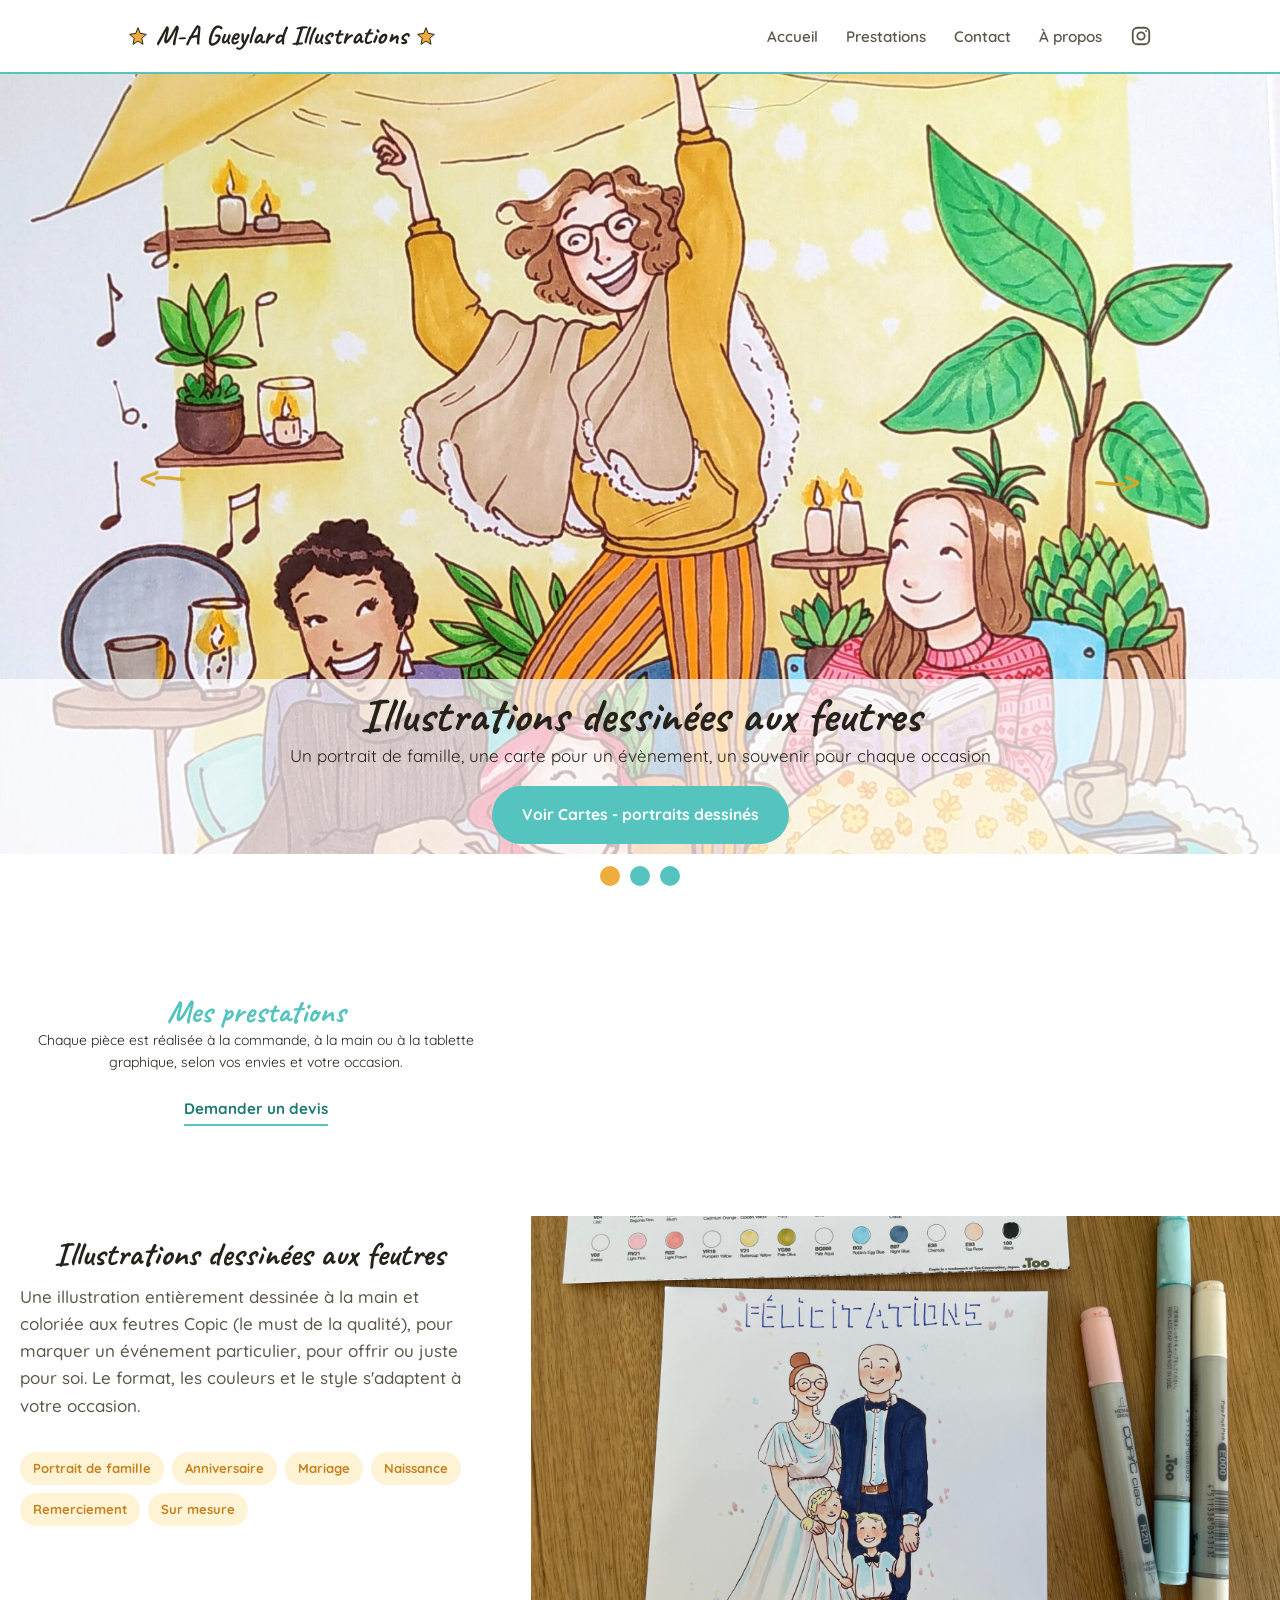
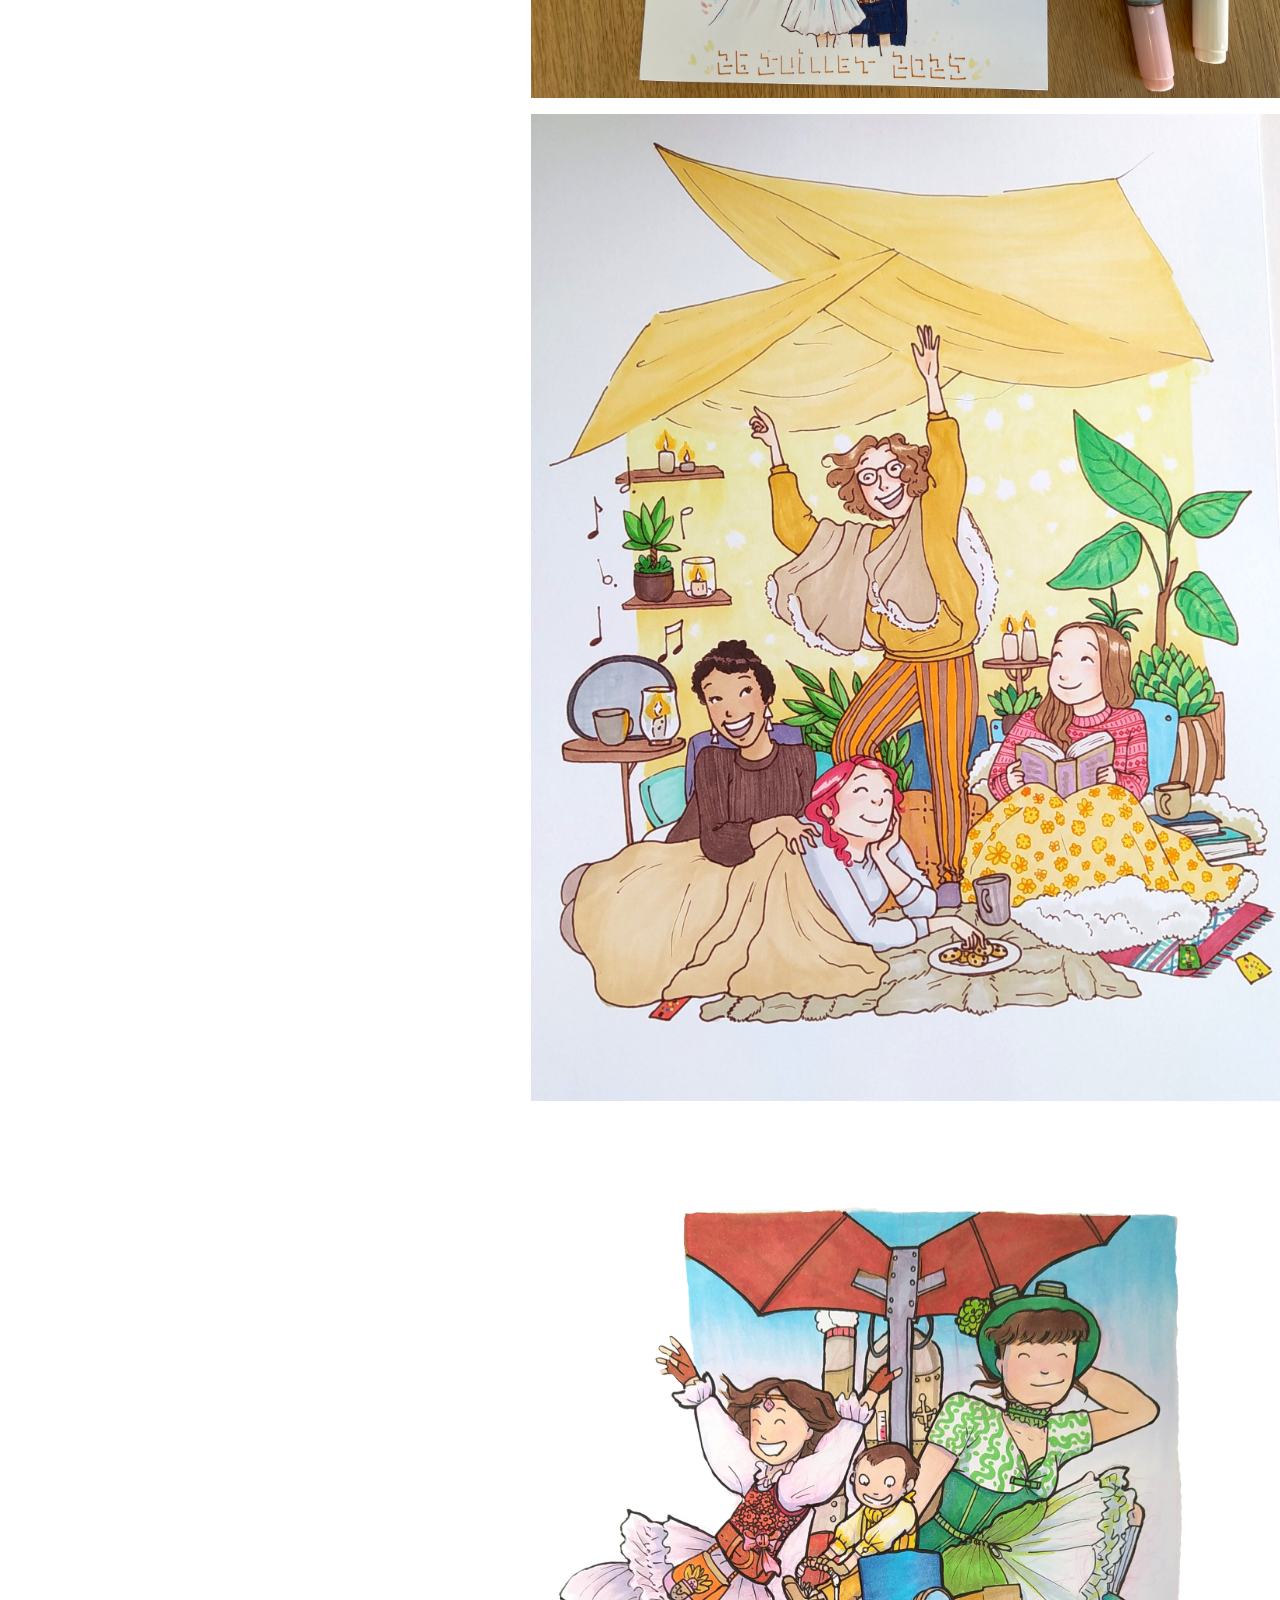
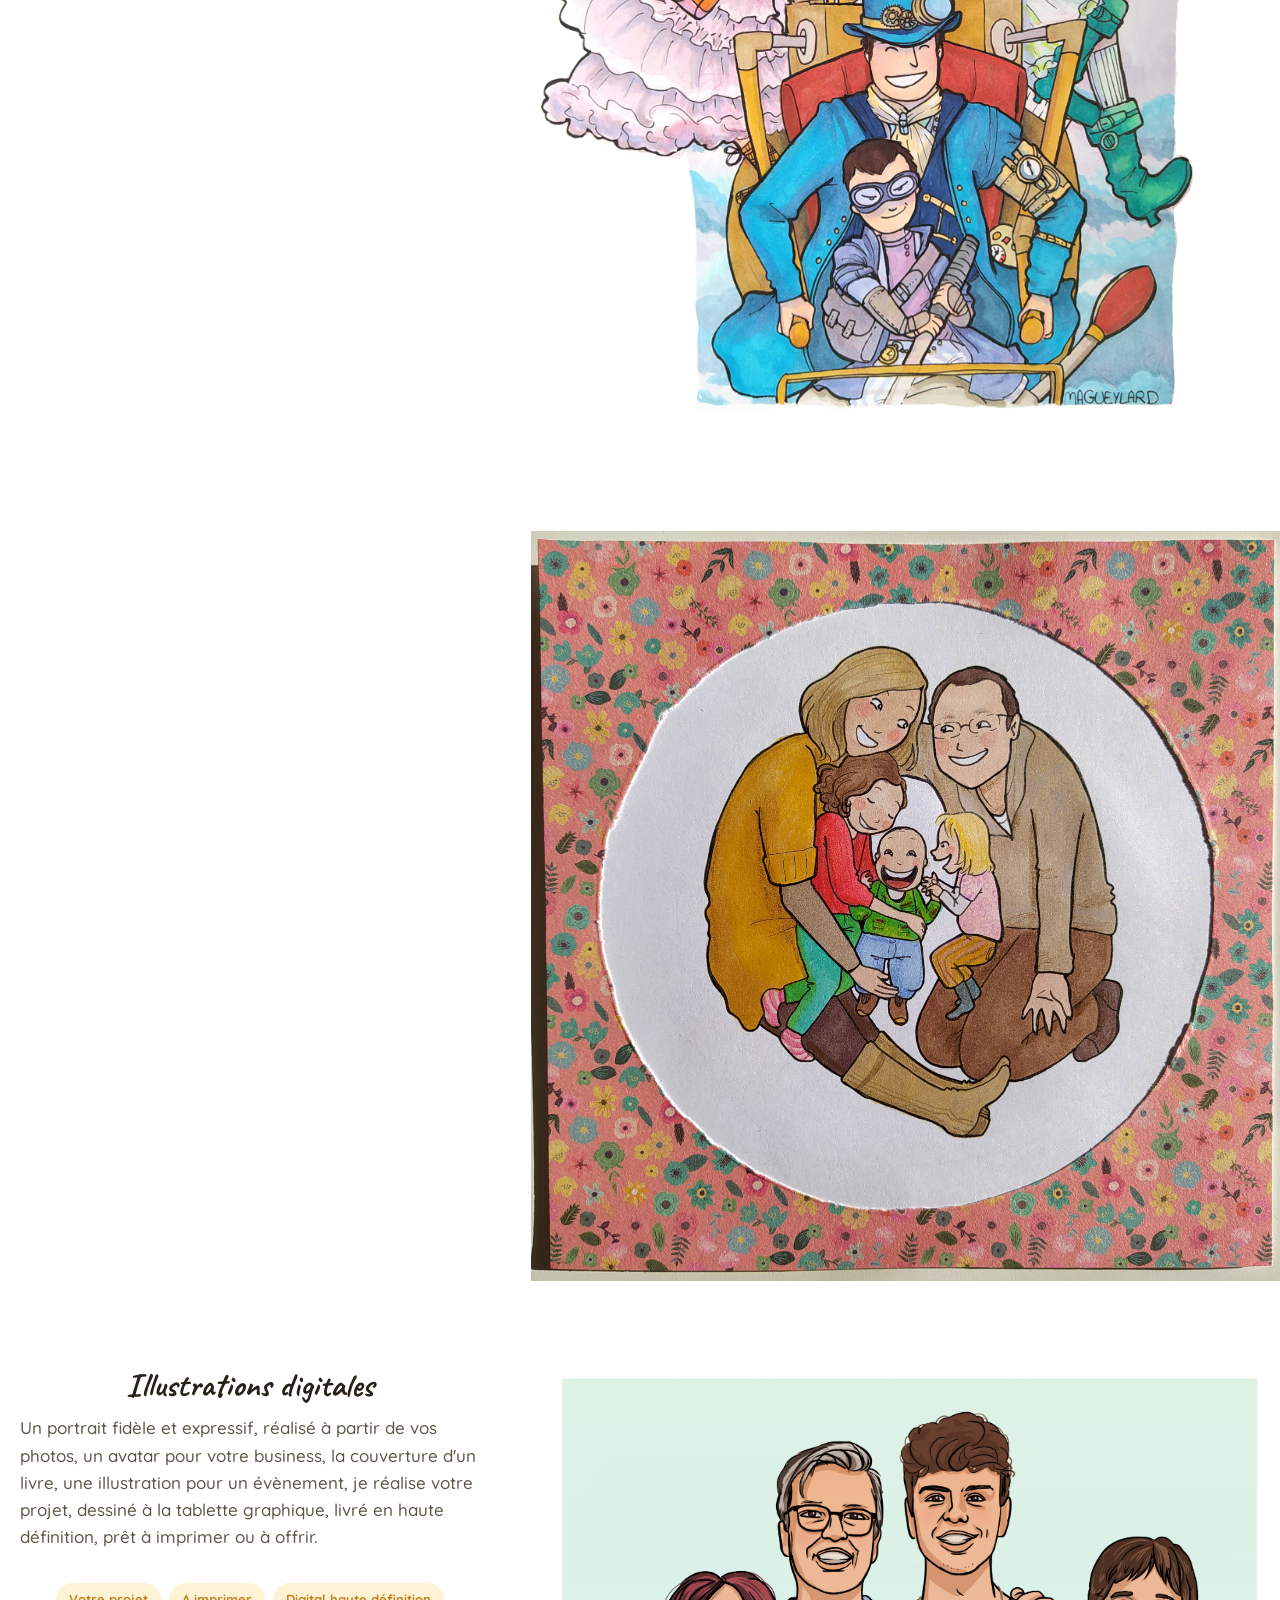
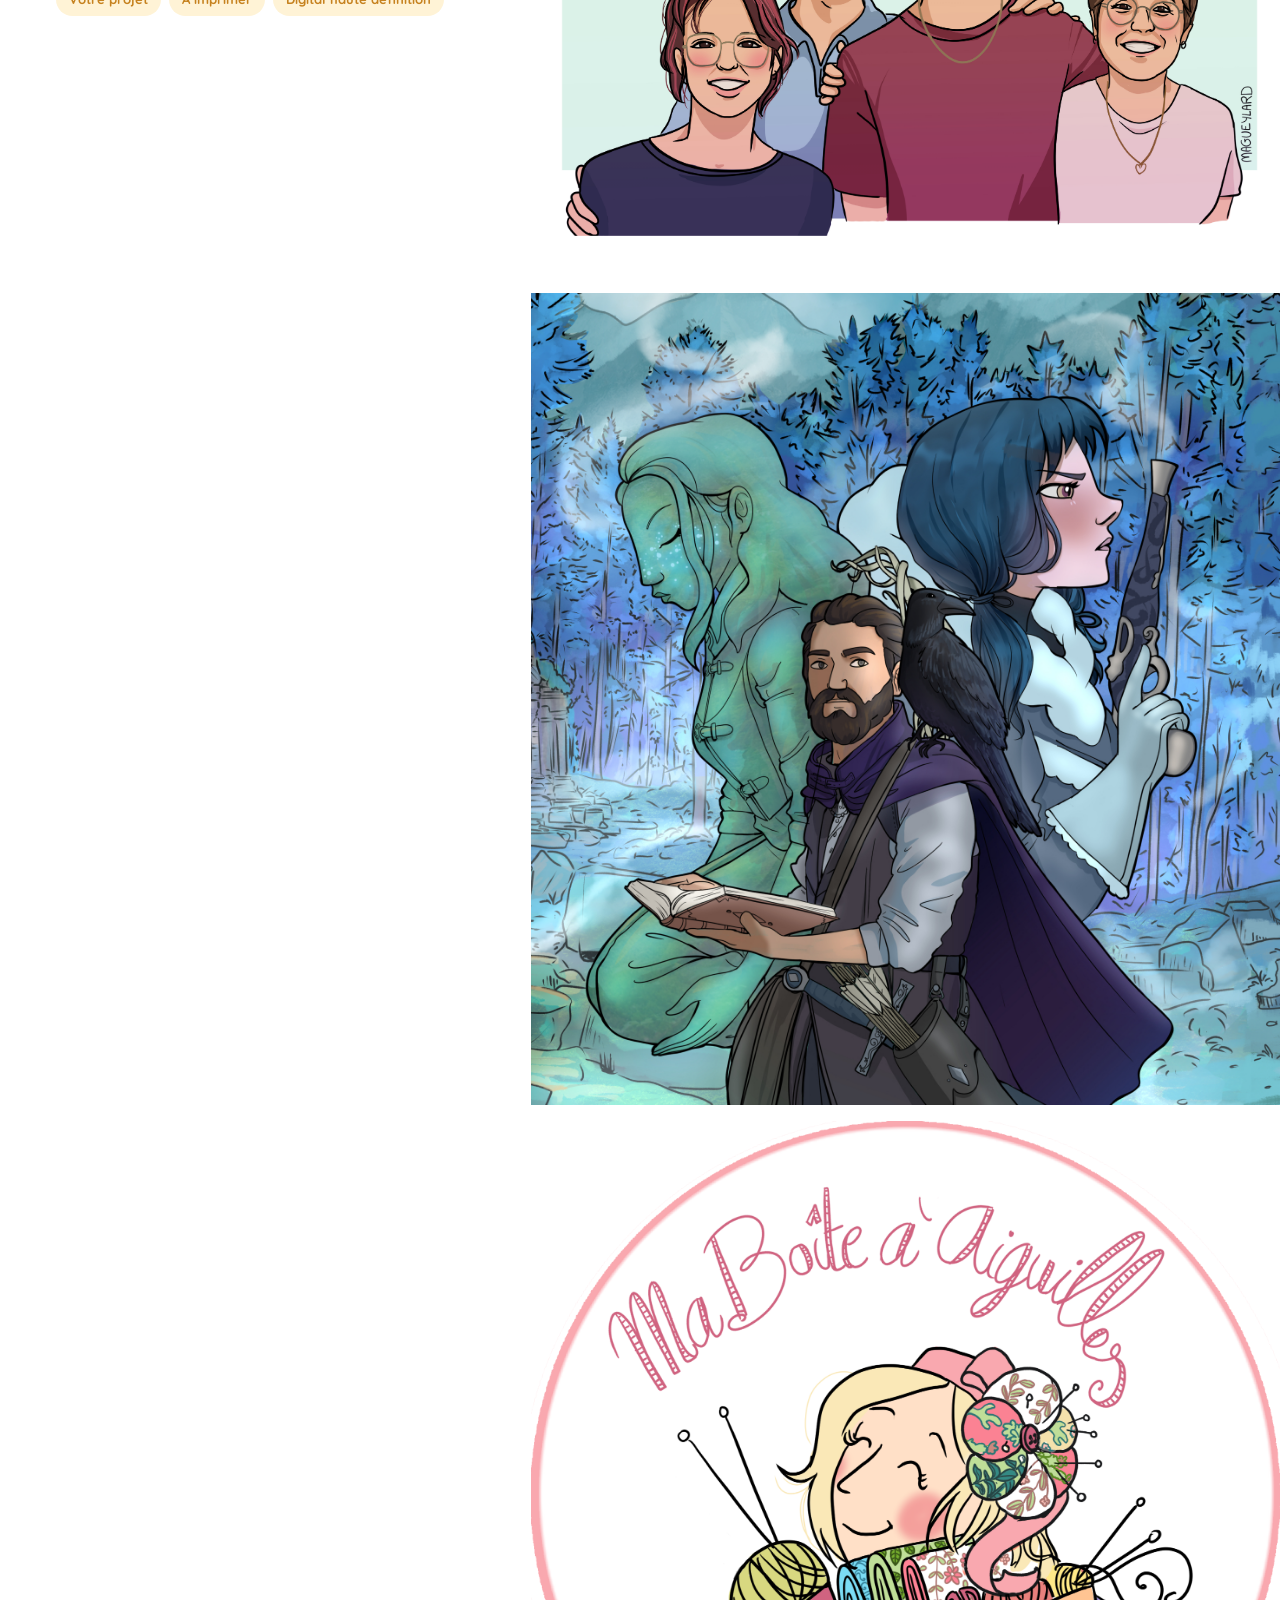
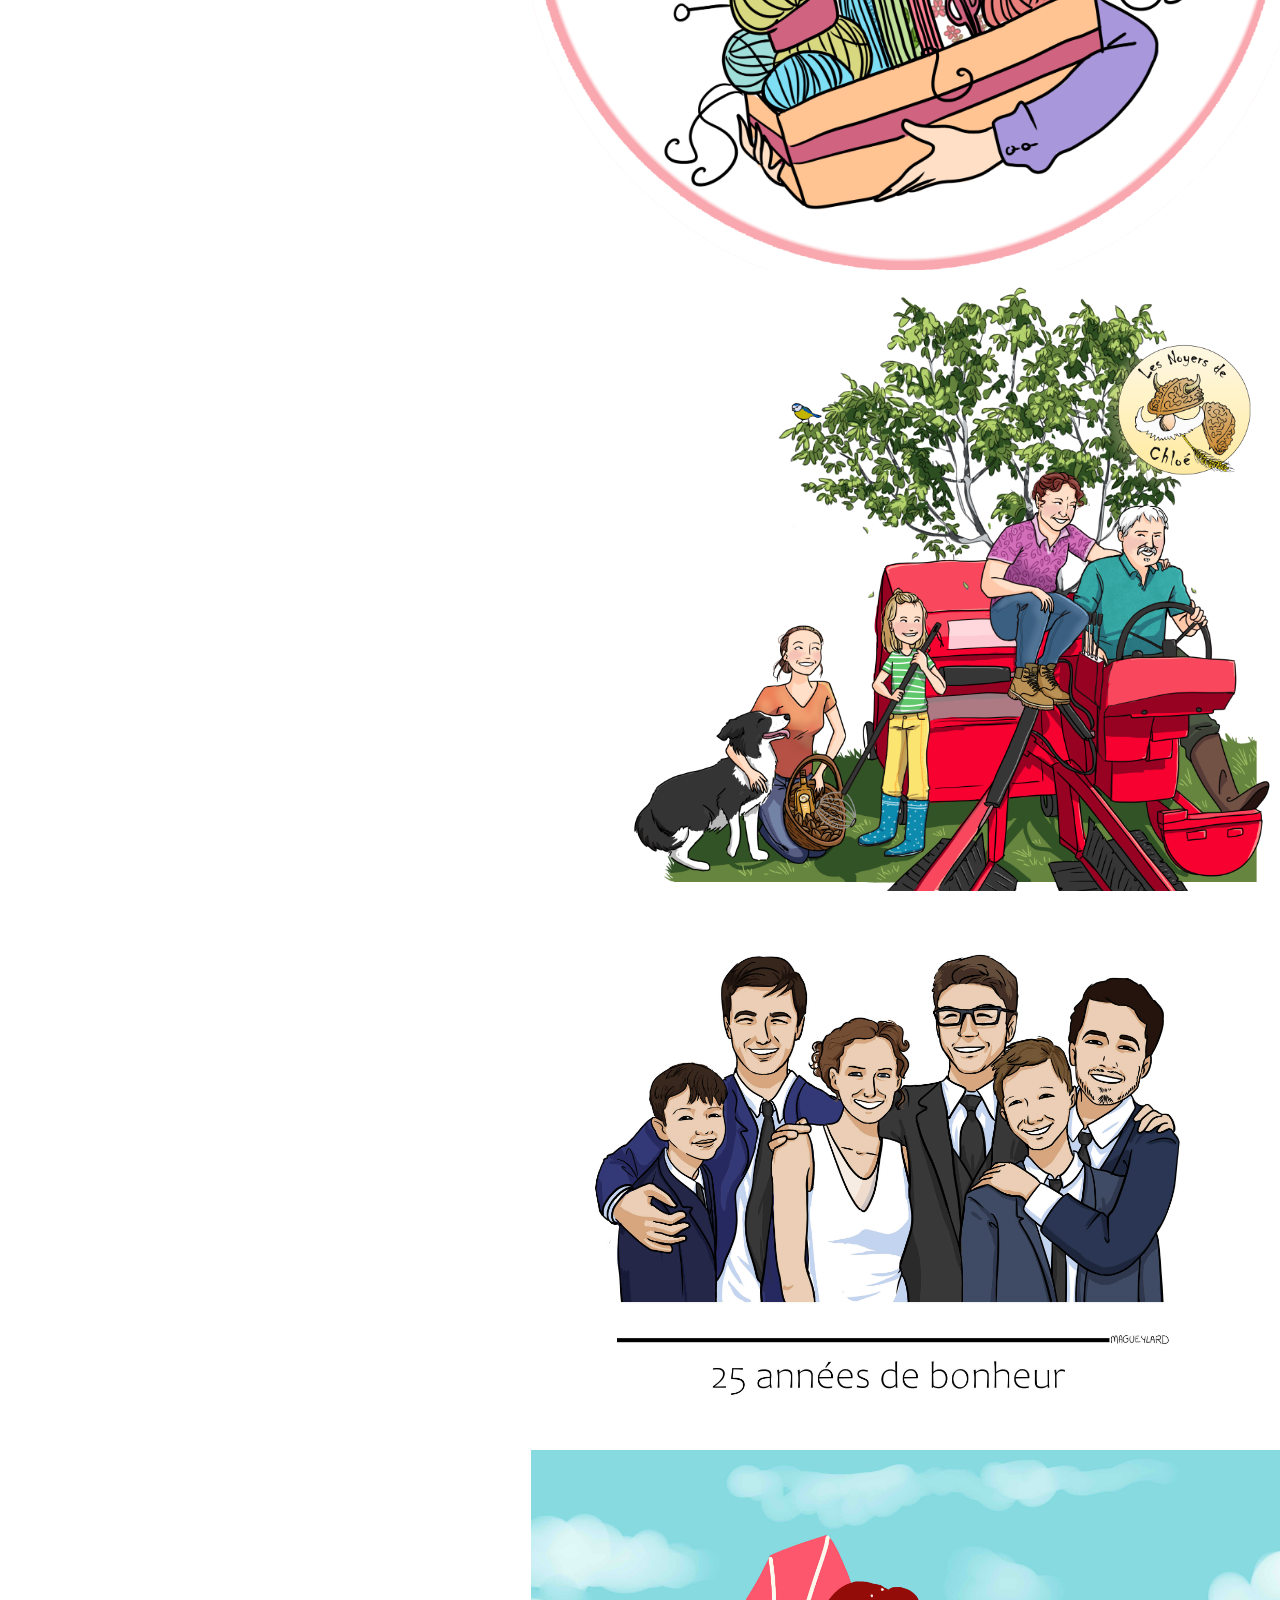
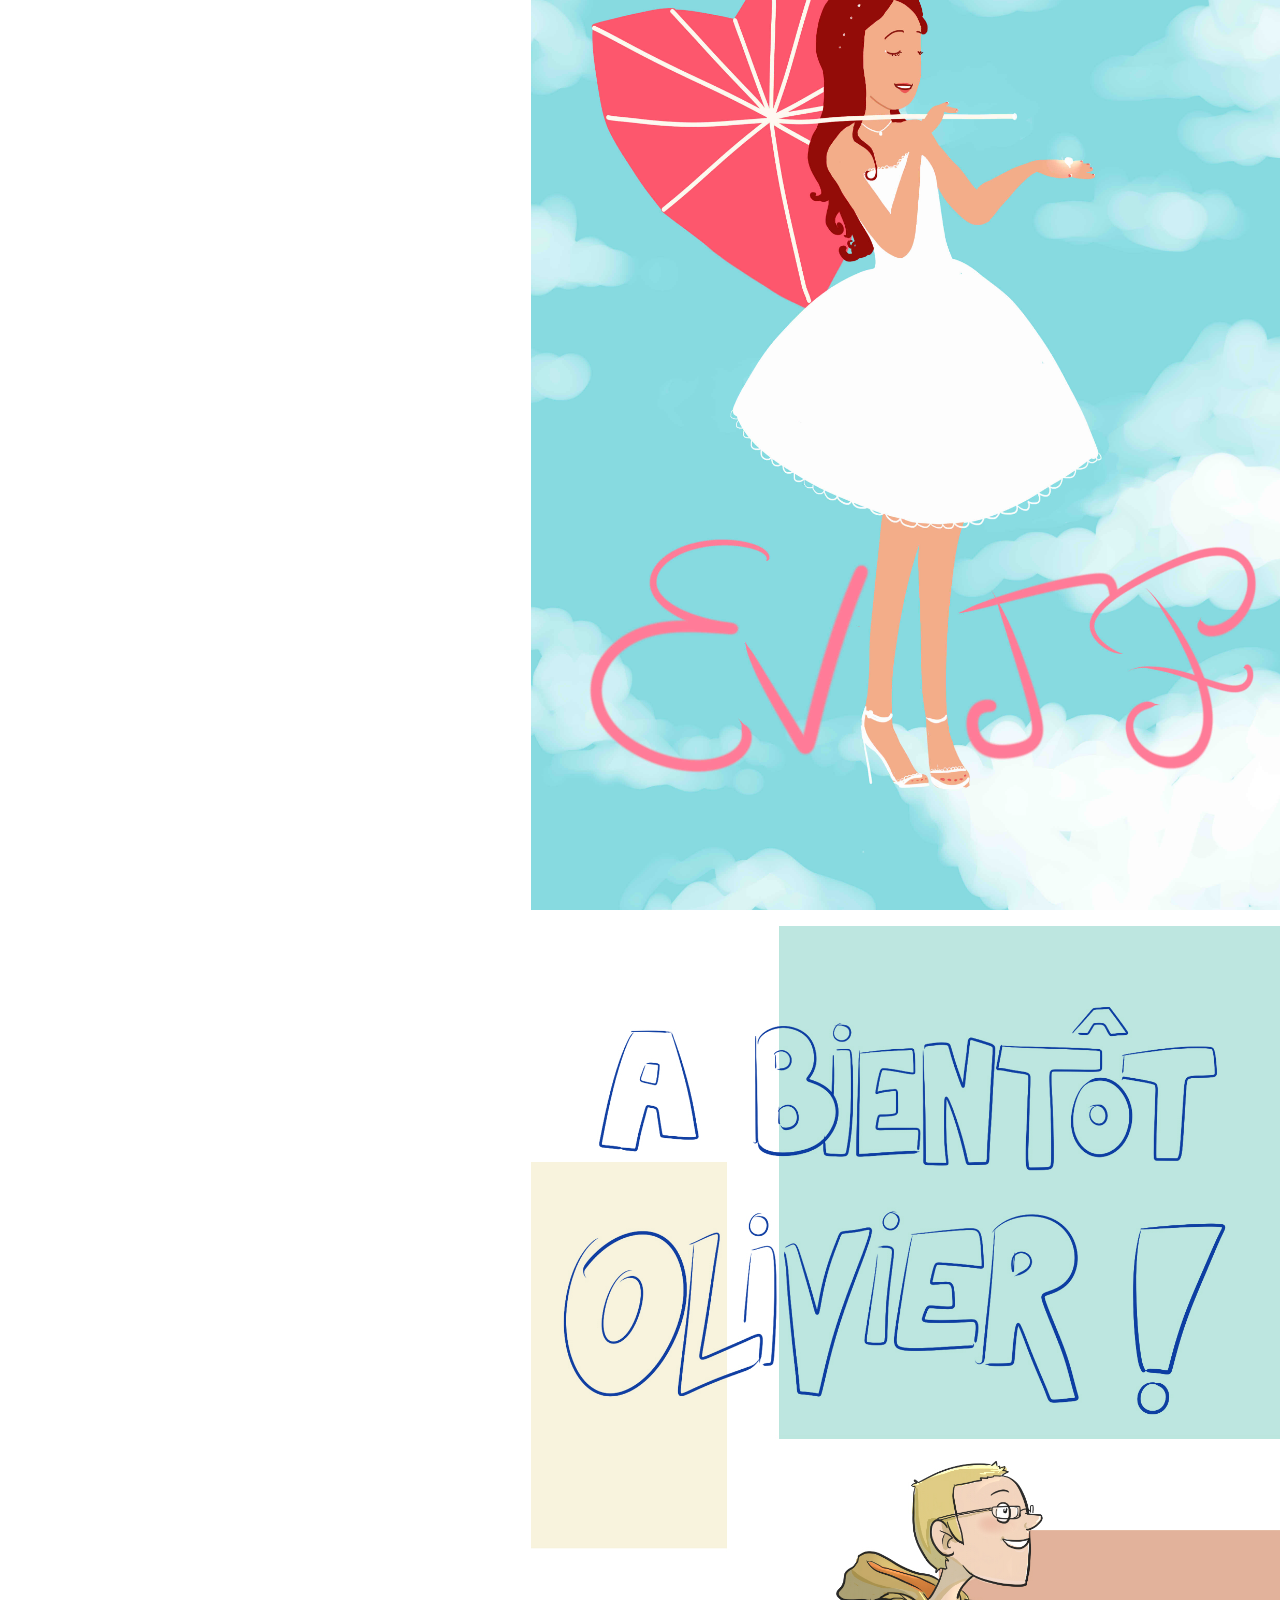
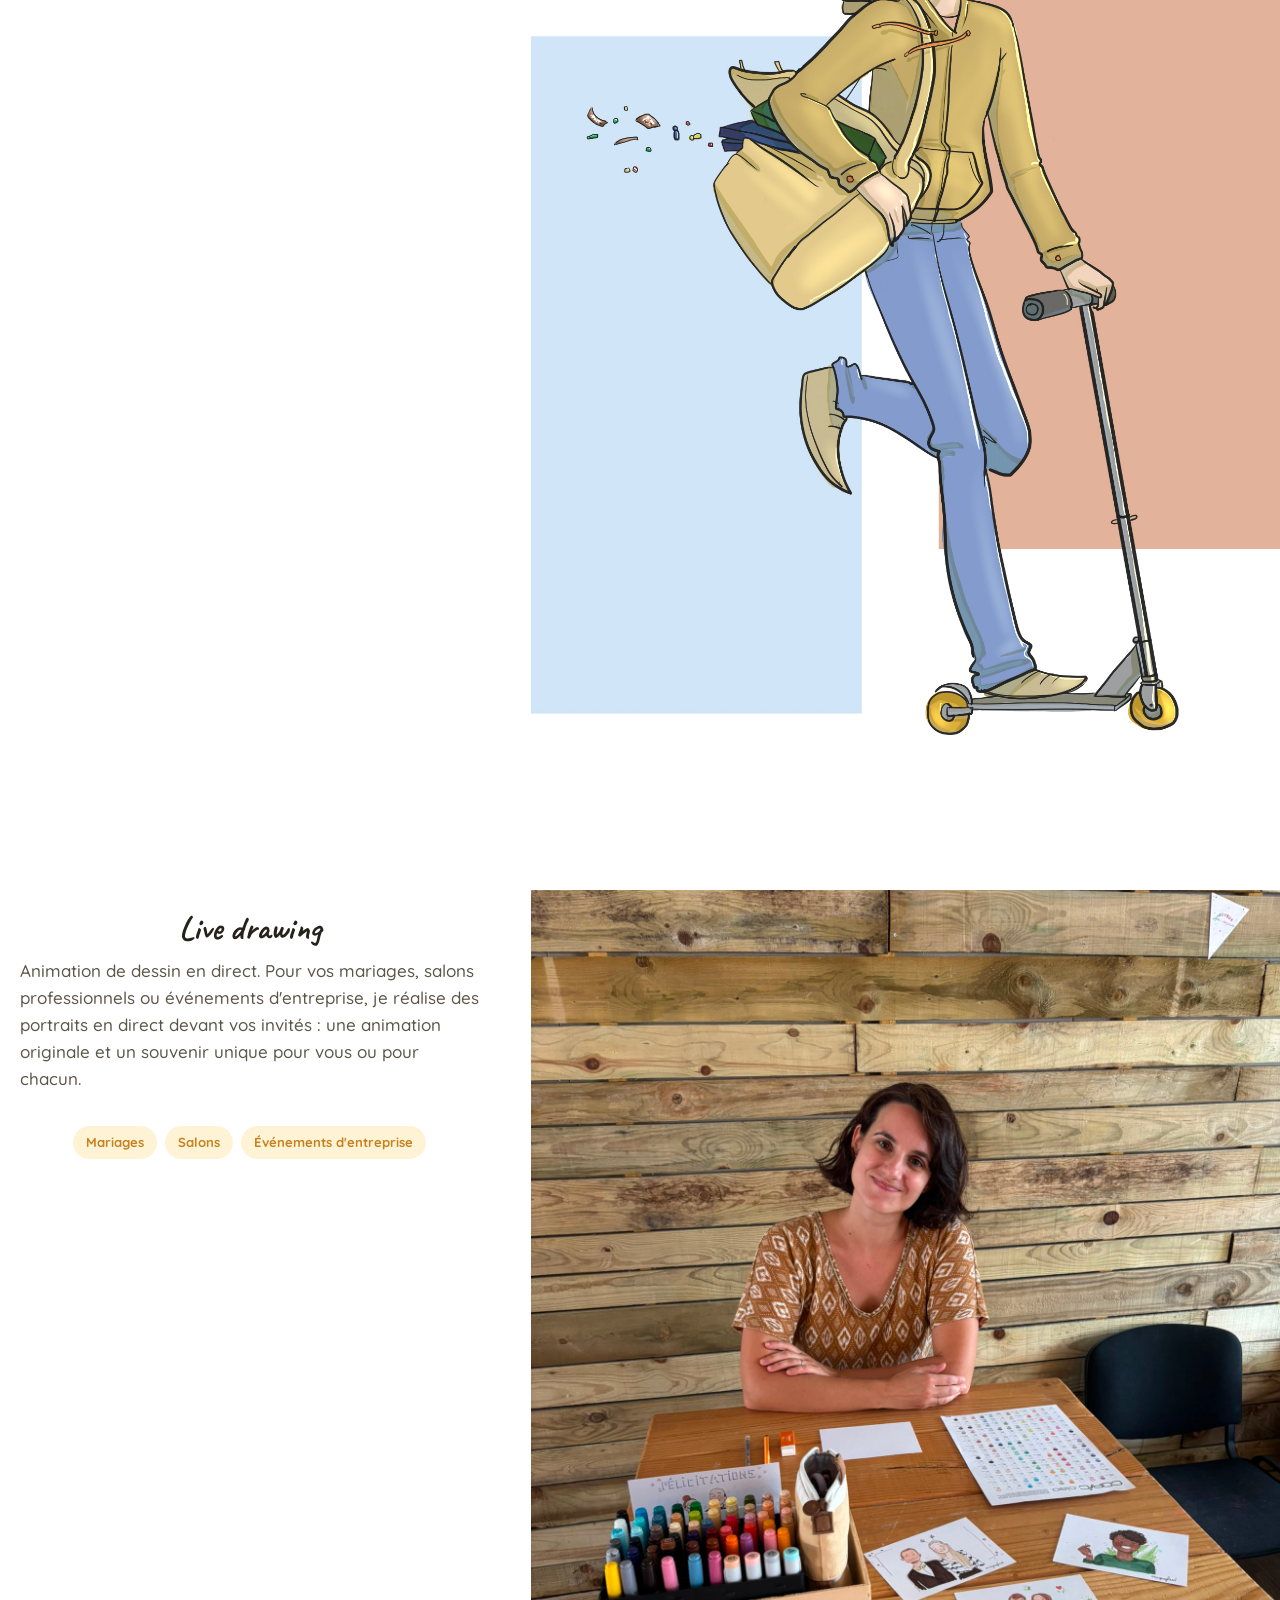
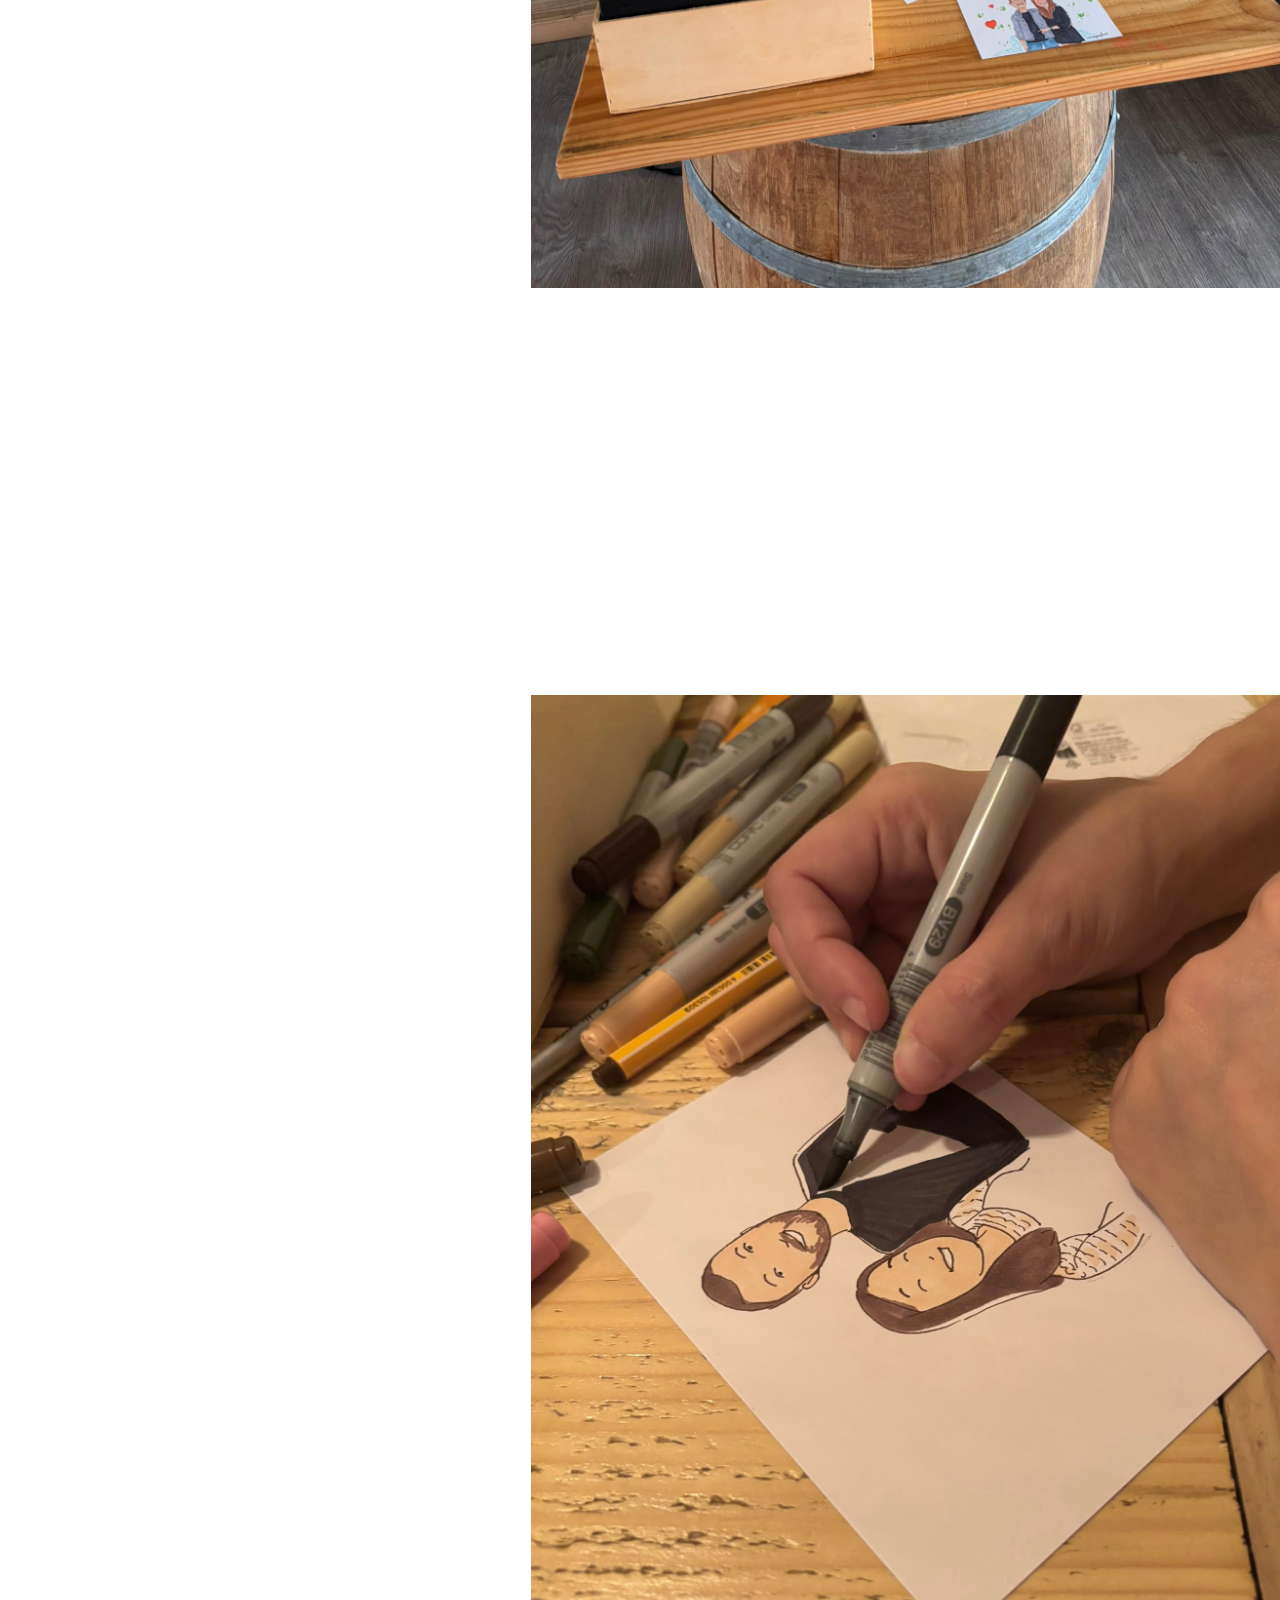
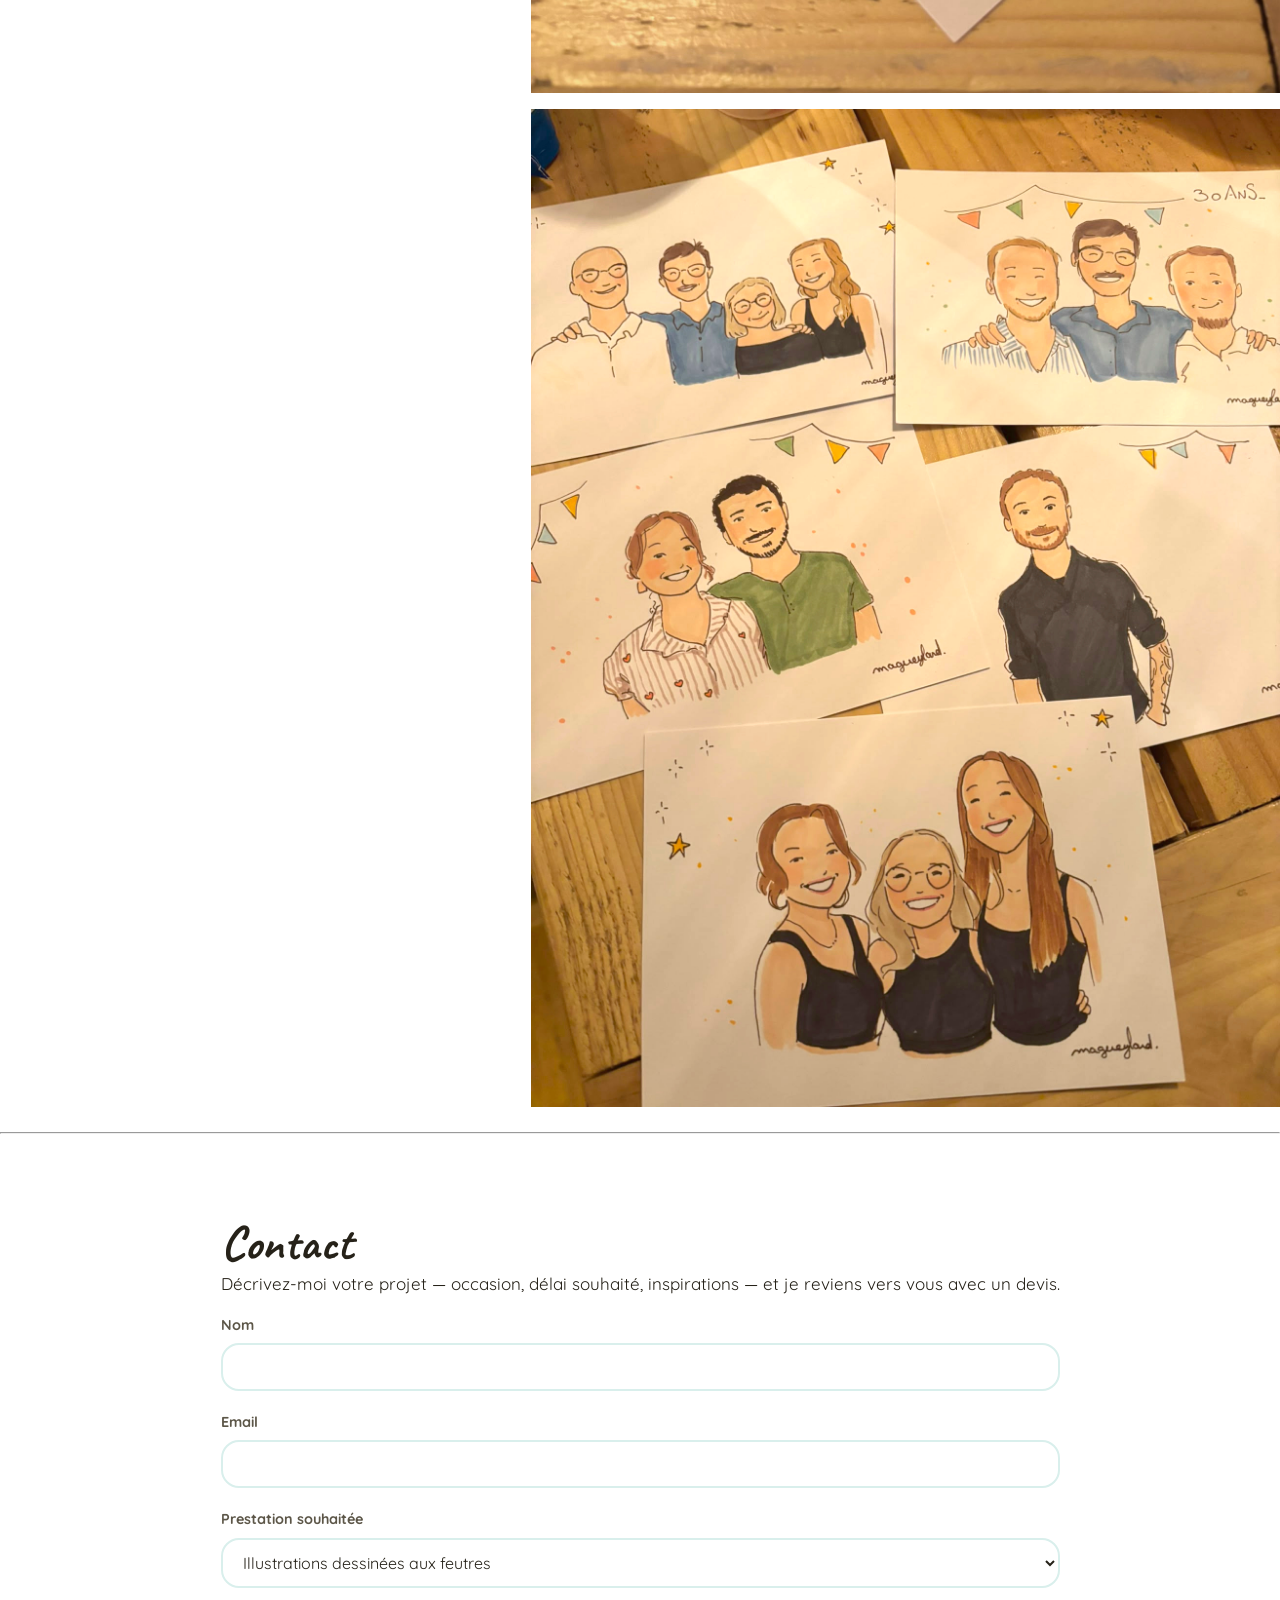
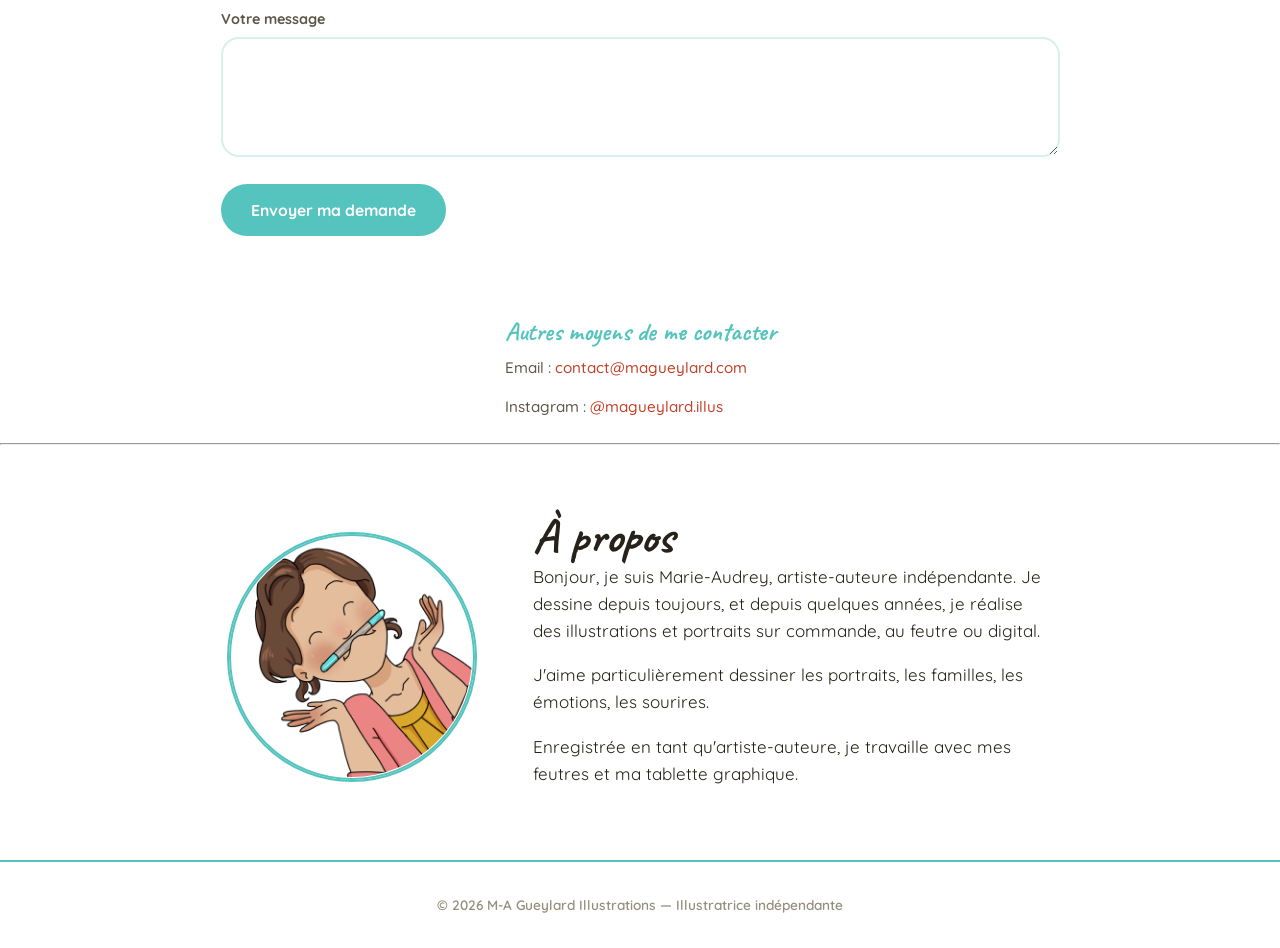
<file: index.html>
<!DOCTYPE html>
<html lang="fr">
<head>
<meta charset="UTF-8">
<meta name="viewport" content="width=device-width, initial-scale=1">
<title>Portrait & illustration sur commande</title>
<meta name="description" content="Illustratrice indépendante — cartes dessinées au feutre, portraits sur commande et animation dessin en direct.">

<link rel="preconnect" href="https://fonts.googleapis.com">
<link rel="preconnect" href="https://fonts.gstatic.com" crossorigin>
<link href="https://fonts.googleapis.com/css2?family=Caveat:wght@600;700&family=Quicksand:wght@400;500;600;700&display=swap" rel="stylesheet">
<link href="css/style.css" rel="stylesheet"/>
<link href="css/prestations.css" rel="stylesheet"/>
<link href="css/carroussel.css" rel="stylesheet"/>
<link href="css/responsive.css" rel="stylesheet"/>
</head>
<body>

<nav class="site-nav">
  <div class="nav-inner">
    <a href="#accueil" class="nav-name">
      <svg viewBox="0 0 24 24" fill="#EFAD3E" stroke="#262219" stroke-width="1.2" aria-hidden="true">
      <path d="M12 2l2.6 6.9L22 10l-5.5 4.8L18 22l-6-3.9L6 22l1.5-7.2L2 10l7.4-1.1L12 2z"/></svg>
      <span id="nav-name">M-A Gueylard Illustrations</span>
      <svg viewBox="0 0 24 24" fill="#EFAD3E" stroke="#262219" stroke-width="1.2" aria-hidden="true">
      <path d="M12 2l2.6 6.9L22 10l-5.5 4.8L18 22l-6-3.9L6 22l1.5-7.2L2 10l7.4-1.1L12 2z"/></svg>
      
    </a>
    <div class="nav-actions">
      <ul class="nav-links" id="navLinks">
        <li><a href="#accueil">Accueil</a></li>
        <li><a href="#prestations">Prestations</a></li>
        <li><a href="#contact">Contact</a></li>
        <li><a href="#apropos">À propos</a></li>
      </ul>
      <button class="nav-toggle" id="navToggle" aria-expanded="false" aria-controls="navLinks">Menu</button>
      <a class="nav-instagram" id="nav-instagram" href="#" target="_blank"
         rel="noopener" aria-label="Instagram" hidden>
        <svg viewBox="0 0 24 24" fill="none" stroke="currentColor" stroke-width="2"
             stroke-linecap="round" stroke-linejoin="round" aria-hidden="true">
          <rect x="3" y="3" width="18" height="18" rx="5"/>
          <circle cx="12" cy="12" r="4"/>
          <circle cx="17.5" cy="6.5" r="1" fill="currentColor" stroke="none"/>
        </svg>
      </a>
      
    </div>
  </div>
</nav>

<main>
<!-- big image carroussel -->
<section id="accueil">
    <!-- Conteneur principal pour le carrousel -->
    <div class="container">
        <!-- Élément carrousel -->
        <div class="carousel">
            <!-- Conteneur interne pour les diapositives -->
            <div class="carousel-inner" id="sections-list"></div>
            <!-- Conteneur pour les boutons de navigation -->
            <div class="carousel-controls">
                <!-- Bouton pour passer à la diapositive précédente -->
                <button id="prev">
                    <img src="img/fleche_gauche.png">
                </button>
                <!-- Bouton pour passer à la diapositive suivante -->
                <button id="next">
                    <img src="img/fleche_droite.png">
                </button>
            </div>
            <!-- Conteneur pour les points de navigation -->
            <div class="carousel-dots"></div>
        </div>
    </div>
    
</section>

<section id="prestations" >
    <aside class="prestations-container">
        <h1>Mes prestations</h1>
        <p>Chaque pièce est réalisée à la commande, à la main ou à la tablette graphique, selon vos envies et votre occasion.</p>
        <a class="prestation-cta" href="#contact">Demander un devis</a>
      </aside>
    <div id="prestations-list"></div>
</section>

<hr class="divider">

  <!-- ===================== CONTACT ===================== -->
  <section id="contact">
    <div class="container contact-grid">
      <div>
        <div class="section-head">
          <h1>Contact</h1>
          <p>Décrivez-moi votre projet — occasion, délai souhaité, inspirations — et je reviens vers vous avec un devis.</p>
        </div>

        <form id="contactForm">
          <div class="field">
            <label for="f-name">Nom</label>
            <input type="text" id="f-name" name="name" required>
          </div>
          <div class="field">
            <label for="f-email">Email</label>
            <input type="email" id="f-email" name="email" required>
          </div>
          <div class="field">
            <label for="f-prestation">Prestation souhaitée</label>
            <select id="f-prestation" name="prestation"></select>
          </div>
          <div class="field">
            <label for="f-message">Votre message</label>
            <textarea id="f-message" name="message" required></textarea>
          </div>
          <!-- Champ piège anti-spam : invisible pour les visiteurs humains, rempli par les robots.
               Formspree ignore silencieusement tout envoi où ce champ est rempli. -->
          <input type="text" name="_gotcha" style="display:none" tabindex="-1" autocomplete="off">

          <button type="submit" class="btn btn-primary">Envoyer ma demande</button>
          <p class="form-status" id="formStatus" role="status"></p>
        </form>
      </div>

      <div class="contact-alt">
        <h3>Autres moyens de me contacter</h3>
        <div id="contact-alt-list"></div>
      </div>
    </div>
  </section>
  <hr class="divider">

  <!-- ===================== À PROPOS ===================== -->
  <section id="apropos">
    <div class="container about-grid">
      <div class="about-photo">
        <div class="photo-slot" id="about-photo" >
          <span>Emplacement photo</span>
        </div>
      </div>
      <div class="about-text">
        <div class="section-head">
          <h1>À propos</h1>
        </div>
        <div id="about-text"></div>
      </div>
    </div>
  </section>
  
</main>


<footer>
  <div class="container">
    <span id="footer-text"></span>
  </div>
</footer>

<script>
const CONFIG = {

  // Nom affiché dans la barre de navigation et le pied de page
  siteName: "M-A Gueylard Illustrations",
  footerNote: "Illustratrice indépendante",
  // ---------------- À propos ----------------
  about: {
    photo: "img/logo mini me.png",
    // Un paragraphe par élément de tableau
    paragraphes: [
      "Bonjour, je suis Marie-Audrey, artiste-auteure indépendante. Je dessine depuis toujours, et depuis quelques années, je réalise des illustrations et portraits sur commande, au feutre ou digital.",
      "J'aime particulièrement dessiner les portraits, les familles, les émotions, les sourires.",
      "Enregistrée en tant qu'artiste-auteure, je travaille avec mes feutres et ma tablette graphique."
    ]
  },

  sections:[
    {
        image:"img/feutre/portrait-coloc.jpg",
        titre:"Illustrations dessinées aux feutres",
        description:"Un portrait de famille, une carte pour un évènement, un souvenir pour chaque occasion",
        boutonLien:"#prestafeutre",
        boutonTexte:"Voir Cartes - portraits dessinés"
    },
    {
        image:"img/digital/Illustration-livre.jpg",
        titre:"Illustrations digitales",
        description:"Dessinées à la tablette graphique",
        boutonLien:"#prestadigital",
        boutonTexte:"Voir les projets"
    },
    {
        image:"img/animation/animation2.jpeg",
        titre:"Live drawing",
        description:"Je dessine les portraits de vos invités en direct.",
        boutonLien:"#dessinanimation",
        boutonTexte:"En savoir plus"
    }
  ],
   prestations: [
    {
      id:"prestafeutre",
      titre: "Illustrations dessinées aux feutres",
      description: "Une illustration entièrement dessinée à la main et coloriée aux feutres Copic (le must de la qualité), pour marquer un événement particulier, pour offrir ou juste pour soi. Le format, les couleurs et le style s'adaptent à votre occasion.",
      tags: ["Portrait de famille", "Anniversaire", "Mariage", "Naissance", "Remerciement", "Sur mesure"],
      photos: ["img/feutre/carte-mariage-felicitations.jpg", "img/feutre/portrait-coloc.jpg", "img/feutre/portrait-steampunk.jpg", "img/feutre/carte-famille-portrait.jpg"] 
    },
    {
      id:"prestadigital",
      titre: "Illustrations digitales",
      description: "Un portrait fidèle et expressif, réalisé à partir de vos photos, un avatar pour votre business, la couverture d'un livre, une illustration pour un évènement, je réalise votre projet, dessiné à la tablette graphique, livré en haute définition, prêt à imprimer ou à offrir.",
      tags: ["Votre projet", "A imprimer", "Digital haute définition"],
      photos: ["img/digital/portrait-famille.jpg", "img/digital/Illustration-livre.jpg", "img/digital/avatar-logo.png", "img/digital/les_noyers_de_chloe.png", "img/digital/portrait_25ans.jpg", "img/digital/evjf_laurie.jpeg", "img/digital/carte-depart.jpg"]
    },
    {
      id:"dessinanimation",
      titre: "Live drawing",
      description: "Animation de dessin en direct. Pour vos mariages, salons professionnels ou événements d'entreprise, je réalise des portraits en direct devant vos invités : une animation originale et un souvenir unique pour vous ou pour chacun.",
      tags: ["Mariages", "Salons", "Événements d'entreprise"],
      photos: ["img/animation/animation1.jpeg", "img/animation/dessin_animation.mp4", "img/animation/animation2.jpeg", "img/animation/animation3.jpeg"]
    }
  ],
   // ---------------- Contact ----------------
  contact: {
    formspreeEndpoint: "https://formspree.io/f/xjyyeawg",
    email: "contact@magueylard.com",
    instagram: "https://www.instagram.com/magueylard.illus/", // ex: "https://instagram.com/votrecompte"
    instagramId: "magueylard.illus"
  }
}

// Nav + footer
document.getElementById('nav-name').textContent = CONFIG.siteName;
document.getElementById('footer-text').textContent =
  `© ${new Date().getFullYear()} ${CONFIG.siteName} — ${CONFIG.footerNote}`;

//---------------------------sections-----------------------//
const sectionsList = document.getElementById('sections-list');
CONFIG.sections.forEach((p, i) => {
  const block = document.createElement('div');
  block.className = 'slide';
  block.innerHTML = `
    <div class="slide-img-container">
        <img src="${p.image}">
    </div>
    <div class="slide-elements">
        <h1>${p.titre}</h1>
        <p>${p.description}</p>
        <a class="btn btn-primary" href="${p.boutonLien}">${p.boutonTexte}</a>
    </div>
  `;
  sectionsList.appendChild(block);

});

//------------------------Prestations-----------------------//
const prestationsList = document.getElementById('prestations-list');
const btnPrestationList = document.getElementById('prestation-btn-list');
CONFIG.prestations.forEach((p, i) => {

  const photosHtml = p.photos.map((src, idx) =>{
  if (src.toLowerCase().endsWith(".mp4")) {
    return `<video src="${src}" class="photo-slot" autoplay loop muted playsinline></video>`;
  } else {
    return `<img src="${src}" class="photo-slot" alt="${p.titre} — exemple ${idx + 1}">`;
  }
}).join('');

  const tagsHtml = p.tags.map(t => `<li>${t}</li>`).join('');

  const block = document.createElement('div');
  block.className = 'prestation';
  block.innerHTML = `
    <div class="prestation-container" id=${p.id}>
      <div class="prestation-body">
        <h3>${p.titre}</h3>
        <p>${p.description}</p>
        <ul class="prestation-tags">${tagsHtml}</ul>
      </div>
      <div class="prestation-media">
        ${photosHtml}
      </div>
    </div>
  `;
  prestationsList.appendChild(block);
});

//---------------------------navigation---------------------//
    // Utilisation de la directive "use strict" pour activer le mode strict en JavaScript
    // Cela implique une meilleure gestion des erreurs et une syntaxe plus stricte pour le code
    "use strict"

    // Déclare la constante pour la durée de chaque slide
    const slideTimeout = 10000;

    // Récupère les boutons de navigation
    const prev = document.querySelector('#prev');
    const next = document.querySelector('#next');

    // Récupère tous les éléments de type "slide"
    const $slides = document.querySelectorAll('.slide');

    // Initialisation de la variable pour les "dots"
    let $dots;

    // Initialisation de la variable pour l'intervalle d'affichage des slides
    let intervalId;

    // Initialisation du slide courant à 1
    let currentSlide = 0;   // 0 = première slide (et non 1)

    function slideTo(index) {
        // boucle : après la dernière on revient à la première, et inversement
        currentSlide = (index + $slides.length) % $slides.length;
        $slides.forEach($elt => $elt.style.transform = `translateX(-${currentSlide * 100}%)`);
        $dots.forEach(($elt, key) => $elt.classList = `dot ${key === currentSlide ? 'active' : 'inactive'}`);
    }

    function showSlide() {
        slideTo(currentSlide + 1);   // plus de currentSlide++ séparé
    }

    // dots : index de 0 à n-1
    for (let i = 0; i < $slides.length; i++) {
        const dotClass = i === currentSlide ? 'active' : 'inactive';
        document.querySelector('.carousel-dots').innerHTML += `<span data-slidId="${i}" class="dot ${dotClass}"></span>`;
    }
    $dots = document.querySelectorAll('.dot');
    $dots.forEach(($elt, key) => $elt.addEventListener('click', () => slideTo(key)));

    prev.addEventListener('click', () => slideTo(currentSlide - 1));
    next.addEventListener('click', () => slideTo(currentSlide + 1));

    intervalId = setInterval(showSlide, slideTimeout);
    // Boucle sur tous les éléments de type "slide" pour ajouter des écouteurs d'événement pour les interactions avec la souris et le toucher
    $slides.forEach($elt => {
        let startX;
        let endX;
        // Efface l'intervalle d'affichage des slides lorsque la souris passe sur un slide
        $elt.addEventListener('mouseover', () => {
            clearInterval(intervalId);
        }, false)
        // Réinitialise l'intervalle d'affichage des slides lorsque la souris sort d'un slide
        $elt.addEventListener('mouseout', () => {
            intervalId = setInterval(showSlide, slideTimeout);
        }, false);
        // Enregistre la position initiale du toucher lorsque l'utilisateur touche un slide
        $elt.addEventListener('touchstart', (event) => {
            startX = event.touches[0].clientX;
        });
        // Enregistre la position finale du toucher lorsque l'utilisateur relâche son doigt
        $elt.addEventListener('touchend', (event) => {
            endX = event.changedTouches[0].clientX;
            // Si la position initiale est plus grande que la position finale, affiche le prochain slide
            if (startX > endX) {
                slideTo(currentSlide + 1);
                // Si la position initiale est plus petite que la position finale, affiche le slide précédent
            } else if (startX < endX) {
                slideTo(currentSlide - 1);
            }
        });
    })

  //-------------------------Contact--------------------------
  // Contact — select des prestations
  const selectEl = document.getElementById('f-prestation');
  CONFIG.prestations.forEach(p => {
    const opt = document.createElement('option');
    opt.value = p.titre;
    opt.textContent = p.titre;
    selectEl.appendChild(opt);
  });
  const autreOpt = document.createElement('option');
  autreOpt.value = 'Autre';
  autreOpt.textContent = 'Autre / je ne sais pas encore';
  selectEl.appendChild(autreOpt);

  // Contact — moyens alternatifs
  const altList = document.getElementById('contact-alt-list');
  let altHtml = `<p>Email : <a href="mailto:${CONFIG.contact.email}">${CONFIG.contact.email}</a></p>`;
  if (CONFIG.contact.instagram) {
    altHtml += `<p>Instagram : <a href="${CONFIG.contact.instagram}" target="_blank" rel="noopener">@${CONFIG.contact.instagramId}</a></p>`;
  }
  altList.innerHTML = altHtml;

  // Formulaire de contact — envoi via Formspree
  const form = document.getElementById('contactForm');
  const statusEl = document.getElementById('formStatus');

  form.addEventListener('submit', async (e) => {
    e.preventDefault();

    if (CONFIG.contact.formspreeEndpoint.includes('VOTRE_ID_FORMSPREE')) {
      statusEl.dataset.state = 'error';
      statusEl.textContent = "Le formulaire n'est pas encore relié à Formspree — remplacez VOTRE_ID_FORMSPREE dans la CONFIG du fichier.";
      return;
    }

    const submitBtn = form.querySelector('button[type="submit"]');
    submitBtn.disabled = true;
    statusEl.dataset.state = '';
    statusEl.textContent = 'Envoi en cours...';

    try {
      const formData = new FormData(form);
      const response = await fetch(CONFIG.contact.formspreeEndpoint, {
        method: 'POST',
        body: formData,
        headers: { 'Accept': 'application/json' }
      });

      if (response.ok) {
        statusEl.dataset.state = 'success';
        statusEl.textContent = 'Merci, votre message a bien été envoyé ! Je reviens vers vous rapidement.';
        form.reset();
      } else {
        throw new Error('Réponse non valide');
      }
    } catch (err) {
      statusEl.dataset.state = 'error';
      statusEl.textContent = "Une erreur est survenue lors de l'envoi. Vous pouvez aussi m'écrire directement par email.";
    } finally {
      submitBtn.disabled = false;
    }
  });

  //----------------------A propos----------------------------
  // About
  const aboutPhotoEl = document.getElementById('about-photo');
  if (CONFIG.about.photo) {
    aboutPhotoEl.innerHTML = `<img src="${CONFIG.about.photo}" alt="Portrait de ${CONFIG.siteName}" style="width:100%;height:100%;object-fit:cover;">`;
  } else {
    aboutPhotoEl.innerHTML = '<span>Emplacement photo — portrait mini me</span>';
  }
  document.getElementById('about-text').innerHTML =
    CONFIG.about.paragraphes.map(p => `<p>${p}</p>`).join('');


   const navToggle = document.getElementById('navToggle');
   const navLinks = document.getElementById('navLinks');
   navToggle.addEventListener('click', () => {
     const isOpen = navLinks.classList.toggle('open');
     navToggle.setAttribute('aria-expanded', isOpen ? 'true' : 'false');
   });
   navLinks.querySelectorAll('a').forEach(a => a.addEventListener('click', () => {
     navLinks.classList.remove('open');
     navToggle.setAttribute('aria-expanded', 'false');
   }));

   // Bouton Instagram dans le header
  if (CONFIG.contact.instagram) {
    const ig = document.getElementById('nav-instagram');
    ig.href = CONFIG.contact.instagram;
    ig.hidden = false;
  }
</script>
</body>
</file>
<file: css/style.css>
:root{
    --paper: white;
    --paper-raised: #FFF3E0;
    --ink: #262219;
    --ink-soft: #5C5648;
    --ink-faint: #948E7C;
    --accent: #E8593D;
    --accent-ink: #C23F26;
    --teal: #55C4BE;
    --teal-deep: #1F7A73;
    --mustard: #EFAD3E;
    --mustard-deep: #C6821F;
    --line: #D9EFEC;
    --white: #FFFFFF;
    --max-width: 1080px;
    --radius: 18px;
    --radius-pill: 999px;
  }

  *{ box-sizing: border-box; }
  html{ scroll-behavior: smooth; }

  body{
    margin: 0;
    background: var(--paper);
    color: var(--ink);
    font-family: 'Quicksand', -apple-system, BlinkMacSystemFont, 'Segoe UI', sans-serif;
    font-size: 17px;
    line-height: 1.6;
    -webkit-font-smoothing: antialiased;
  }

  h1, h2, h3{
    font-family: 'Caveat', cursive;
    font-weight: 700;
    line-height: 1.1;
    margin: 0;
    color: var(--ink);
  }

  h1{
    font-size: 48px;
  }

  p{ margin: 0 0 1em; }

  a{ color: var(--accent-ink); }

  img{ max-width: 100%; display: block; }

  .container{
    margin: 0 auto;
  }

  a:focus-visible,
  button:focus-visible,
  input:focus-visible,
  textarea:focus-visible,
  select:focus-visible{
    outline: 2px solid var(--accent-ink);
    outline-offset: 3px;
  }

  @media (prefers-reduced-motion: reduce){
    *{ animation-duration: 0.01ms !important; transition-duration: 0.01ms !important; }
    html{ scroll-behavior: auto; }
  }

  /* ---------- Navigation ---------- */
  .site-nav{
    position: sticky;
    top: 0;
    z-index: 50;
    background: rgba(255, 255, 255, 0.92);
    backdrop-filter: blur(6px);
    border-bottom: 2px solid var(--teal);
    width: 100%;
  }
  .nav-inner{
    display: flex;
    align-items: center;
    justify-content: space-between;
    padding: 14px 28px;
    max-width: var(--max-width);
    margin: 0 auto;
  }
  .nav-name{
    display: inline-flex;
    align-items: center;
    gap: 8px;
    font-family: 'Caveat', cursive;
    font-size: 1.7rem;
    font-weight: 700;
    text-decoration: none;
    color: var(--ink);
  }
  .nav-name svg{ width: 20px; height: 20px; flex-shrink: 0; }
  .nav-links{
    display: flex;
    gap: 28px;
    list-style: none;
    margin: 0;
    padding: 0;
  }
  .nav-links a{
    text-decoration: none;
    color: var(--ink-soft);
    font-size: 0.95rem;
    font-weight: 600;
    transition: color 0.15s ease;
  }
  .nav-links a:hover{ color: var(--teal-deep); }

  .nav-toggle{
    display: none;
    background: none;
    border: 2px solid var(--teal);
    border-radius: var(--radius-pill);
    padding: 8px 14px;
    font-family: inherit;
    font-weight: 600;
    font-size: 0.9rem;
    color: var(--ink);
    cursor: pointer;
  }

  @media (max-width: 720px){
    .nav-toggle{ display: block; }
    .nav-links{
      position: absolute;
      top: 100%;
      left: 0;
      right: 0;
      background: var(--paper);
      border-bottom: 2px solid var(--teal);
      flex-direction: column;
      gap: 0;
      max-height: 0;
      overflow: hidden;
      transition: max-height 0.25s ease;
    }
    .nav-links.open{ max-height: 300px; }
    .nav-links a{
      display: block;
      padding: 14px 28px;
      border-top: 1px solid var(--line);
    }
  }

.nav-actions{
  display: flex;
  align-items: right;
  gap: 28px;
}
.nav-instagram{
  display: flex;
  align-items: center;
  color: var(--ink-soft);
  transition: color 0.15s ease;
}
.nav-instagram:hover{ color: var(--teal-deep); }
.nav-instagram[hidden]{ display: none; }
.nav-instagram svg{ width: 22px; height: 22px; display: block; }

@media (max-width: 720px){
  .nav-actions{ margin-left: 0; }
}

/* Définition d'un container pour gérer l'affichage */
.container {
    overflow: hidden;
    width: 100%;
    /* Cache les éléments qui dépassent du container */
}

.btn{
    display: inline-block;
    padding: 14px 28px;
    border-radius: var(--radius-pill);
    text-decoration: none;
    font-size: 0.98rem;
    font-weight: 700;
    font-family: 'Quicksand', sans-serif;
    transition: background 0.15s ease, color 0.15s ease, border-color 0.15s ease, transform 0.15s ease;
    border: 2px solid transparent;
    cursor: pointer;
    margin-bottom: 10px;
  }

  .btn-primary{
    background: var(--teal);
    color: var(--white);
  }
  .btn-primary:hover{ background: var(--teal-deep); transform: translateY(-1px); }
  
  /* ---------- Contact ---------- */
  .contact-grid{
    display: flex;
    flex-direction: column;
    gap:56px;
    align-items: center;
    padding-top:75px;
  }
  @media (max-width: 800px){
    .contact-grid{ grid-template-columns: 1fr; }
  }
  .field{ margin-bottom: 20px; }
  .field label{
    display: block;
    font-size: 0.9rem;
    font-weight: 700;
    color: var(--ink-soft);
    margin-bottom: 6px;
  }
  .field input,
  .field select,
  .field textarea{
    width: 100%;
    font-family: inherit;
    font-size: 1rem;
    padding: 12px 16px;
    border: 2px solid var(--line);
    border-radius: var(--radius);
    background: var(--white);
    color: var(--ink);
  }
  .field input:focus-visible,
  .field select:focus-visible,
  .field textarea:focus-visible{
    outline: none;
    border-color: var(--teal);
  }
  .field textarea{ resize: vertical; min-height: 120px; }

  .form-status{
    margin-top: 16px;
    font-size: 0.92rem;
    font-weight: 600;
  }
  .form-status[data-state="success"]{ color: var(--teal-deep); }
  .form-status[data-state="error"]{ color: var(--accent-ink); }

  .contact-alt h3{ font-size: 1.6rem; margin-bottom: 10px; color: var(--teal);}
  .contact-alt p{ color: var(--ink-soft); font-size: 0.95rem; font-weight: 500; }
  .contact-alt a{ text-decoration: none; }
  .contact-alt a:hover{ text-decoration: underline; }

  /* ---------- About ---------- */
  /* À propos : photo 250px + texte, l'ensemble centré */
#apropos .about-grid {
  display: flex;
  align-items: center;
  justify-content: center;   /* groupe centré, pas collé à gauche */
  gap: 56px;
  max-width: 900px;
  margin: 0 auto;
  padding: 56px 24px;
}

#apropos .about-photo {
  flex: 0 0 250px;
  width: 250px;
  aspect-ratio: 1 / 1;
  
}
#apropos .about-photo .photo-slot,
#apropos .about-photo img {
  width: 100%;
  height: 100%;
  object-fit: cover;
  border-radius: 50%;
  border: 2px solid var(--teal);
}

#apropos .about-photo img {
  padding: 1px;
}

#apropos .about-text {
  flex: 1 1 0;
  max-width: 520px;
}
#apropos .about-text p { max-width: none; }

/* Mobile : photo au-dessus, texte en dessous, tout centré */
@media (max-width: 720px) {
  #apropos .about-grid {
    flex-direction: column;
    gap: 24px;
    padding: 40px 20px;
    text-align: center;
  }
  #apropos .about-photo { flex-basis: auto; width: 200px; }
  #apropos .about-text  { max-width: none; }
}

  /* ---------- Footer ---------- */
  footer{
    border-top: 2px solid var(--teal);
    padding: 32px 0;
    color: var(--ink-faint);
    font-weight: 600;
    font-size: 0.85rem;
    text-align: center;
  }
</file>
<file: css/prestations.css>
.prestations-container{
  display: flex;
  flex-direction: column;
  align-items: center;
  text-align: center;
  position:sticky;
  top:70px;

  padding: 20px;
  background-color: white;
  width: 40%;
  margin-bottom: 20px;
  z-index: 10;

}

.prestations-container h1{
  font-size: 32px;
  color: var(--teal);

}

.prestations-container p{
  font-size: 14px;
}

.prestation-btn{
  font-size: 14px;
  background-color: var(--mustard);
}

.prestation{
    display: flex;
    flex-direction: column;
    
  }

  .prestation-btn-container{
    display: flex;
    flex-direction: column;
    
  }

  

  .prestation-media{
    display: grid;
  grid-template-columns: repeat(1, 1fr);
  grid-template-rows: masonry;
}

.prestation-media img,
.prestation-media video {
  break-inside: avoid; /* empêche de couper un élément entre deux colonnes */
  margin-bottom: 1rem;
  width: 100%;
  height: auto; /* la hauteur suit le ratio */
  display: block;
}

.prestation-container{
  display: grid;
  grid-template-columns: 0.4fr 0.6fr; /* largeur de l'encart | reste */
  gap: 2rem;
  align-items: start;
  margin-top: 50px;
}

  .prestation-body{
    align-items: center;
    display: flex;
    flex-direction: column;
    position: sticky;
    top:250px;
    padding: 20px;
  }



  
  .prestation-body h3{
    font-size: 2.1rem;
    margin-bottom: 10px;
  }
  
  .prestation-body p{ color: var(--ink-soft); font-weight: 500; }
  .prestation-tags{
    display: flex;
    flex-wrap: wrap;
    gap: 8px;
    margin: 16px 0;
    padding: 0;
    list-style: none;
  }
  .prestation-tags li{
    font-size: 0.82rem;
    font-weight: 700;
    color: var(--mustard-deep);
    background: #FFF3D6;
    border-radius: var(--radius-pill);
    padding: 6px 13px;
  }
  .prestation-tarif{
    font-family: 'Caveat', cursive;
    font-weight: 700;
    font-size: 1.7rem;
    color: var(--accent-ink);
    margin-top: 14px;
  }
  .prestation-cta{
    display: inline-block;
    margin-top: 10px;
    font-size: 0.95rem;
    font-weight: 700;
    text-decoration: none;
    color: var(--teal-deep);
    border-bottom: 2px solid var(--teal);
    padding-bottom: 2px;
    transition: color 0.15s ease, border-color 0.15s ease;
  }
  .prestation-cta:hover{ color: var(--accent-ink); border-color: var(--accent-ink); }
</file>
<file: css/carroussel.css>
/* Définition du carousel */
section[id],
[id="accueil"] {
  scroll-margin-top: 75px; /* = hauteur de ton header */
}

.carousel {
    height: 100vh;
}

/* Définition de l'élément contenant les diapositives */
.carousel-inner {
    display: flex;
    /* Affiche les éléments en ligne */
    overflow: hidden;
    /* Cache les éléments qui dépassent */
    height: calc(100% - 60px);
    /* Hauteur égale à 100% de la hauteur de la vue */
    flex-wrap: nowrap;
    /* Empêche les éléments de se placer sur plusieurs lignes */
}

/* Définition des diapositives */
.slide {
    flex: 0 0 100%;
    /* Largeur de chaque diapositive est de 100% */
    height: calc(100% - 60px);
    /* Hauteur de chaque diapositive est de 100% */
    transition: .5s ease-in-out;
    position:relative;

    
}
.slide-img-container{
    z-index: 1;
    position: absolute;
    width:100%;
    height:100%;
}
.slide img {
    top:0;
    left: 0;
    width: 100%;
    /* Largeur de l'image est de 100% */
    height: 100%;
    /* Hauteur de l'image est de 100% */
    object-fit: cover;
    /* Couvre tout l'espace disponible */
}
.slide-elements{
    display: flex;
    flex-direction: column;
    background-color: rgba(255, 255, 255, 0.70);
    align-items: center;
    position: absolute;
    bottom: 0;
    z-index: 2;
    width:100%;
    margin-top: 10px;
}

.slide-elements h1{
    margin-top: 10px;
}

/* Définition des boutons de contrôle du carousel */
.carousel-controls {
    position: absolute;
    /* Les boutons sont absolument positionnés */
    z-index: 5;
    /* Ils sont placés au-dessus des autres éléments */
    left: 10%;
    /* La distance à gauche est de 10% */
    right: 10%;
    /* La distance à droite est de 10% */
    top: 50%;
    /* La distance du haut est de 50% */
    display: flex;
    /* Affiche les boutons en ligne */
    justify-content: space-between;
    /* Espacement égal entre les boutons */
}

/* Style des boutons de contrôle */
.carousel-controls button {
    padding: 10px;
    /* Ajout de padding pour un meilleur contrôle */
    background-color: Transparent;
    background-repeat:no-repeat;
    border: none;
    /* Arrière-plan en aquamarine */
}

.carousel-controls button img {
    width: 50px;
    object-fit: cover;
}

/* Définition des points de contrôle */
.carousel-dots {
    position: absolute;
    /* Les points sont absolument positionnés */
    z-index: 5;
    /* Ils sont placés au-dessus des autres éléments */
    left: 50%;
    /* La distance à gauche est de 50% */
    right: 50%;
    /* La distance à droite est de 50% */
    bottom: 1%;
    /*La distance du bas est de 10% */
    display: flex;
    /* Affiche les points en ligne */
    justify-content: center;
    /* Centrage des points */
}

/* Style des points de contrôle */
.carousel-dots .dot {
    border-radius: 50%;
    /* Les points sont en forme de cercle */
    margin: 5px;
    /* Ajout d'un margin pour un meilleur contrôle */
    cursor: pointer;
    /* Curseur en forme de main pour un meilleur contrôle */
}

/* Styles pour les points de navigation du carrousel */
.carousel-dots .active {
    /* Border de 10px pour le point actif */
    border: 10px solid var(--mustard) !important;
    /* !important permet de surcharger les autres styles éventuels */
}

.carousel-dots .inactive {
    /* Border de 10px pour les points inactifs */
    border: 10px solid var(--teal);
}
</file>
<file: css/responsive.css>
/* ==========================================================
   responsive.css — à charger EN DERNIER (après carroussel.css)
   Ne change rien au desktop (> 900px).
   ========================================================== */

/* ---------- Tablette et mobile : une seule colonne ---------- */
@media (max-width: 900px) {

  /* Bloc d'intro "Mes prestations" : plus de sticky ni de 40% */
  .prestations-container {
    position: static;
    width: 100%;
    margin: 0 auto 10px;
    padding: 24px 20px 0;
  }
  .prestations-container h1 { font-size: 2.2rem; }

  /* Chaque prestation : texte d'abord, puis photos, dans le flux */
  .prestation-container {
    grid-template-columns: 1fr;
    gap: 1rem;
    margin-top: 32px;
    padding: 0 20px;
  }

  .prestation-body {
    position: static;      /* plus collé à gauche */
    padding: 0;
    align-items: flex-start;
    text-align: left;
  }
  .prestation-body h3 { font-size: 1.9rem; }
  .prestation-body p  { max-width: none; }

  /* Photos : grille simple (la valeur d'origine était invalide) */
  .prestation-media {
    grid-template-columns: repeat(1, 1fr);
    grid-template-rows: none;
    gap: 10px;
  }
  .prestation-media img,
  .prestation-media video {
    margin-bottom: 0;
    border-radius: 12px;
    object-fit: cover;
  }
}

/* ---------- Mobile ---------- */
@media (max-width: 720px) {

  body { font-size: 16px; }
  h1   { font-size: 2.2rem; }

  /* Navigation */
  .nav-inner { padding: 10px 16px; }
  .nav-name  { font-size: 1.25rem; gap: 6px; }
  .nav-name svg { width: 16px; height: 16px; }

  /* Carrousel plein écran moins la barre de nav */
  .carousel { height: calc(100svh - 60px); }
  .carousel-inner,
  .slide { height: 100%; }

  .slide-elements {
    padding: 12px 16px 36px; /* place pour les points */
    text-align: center;
  }
  .slide-elements h1 { font-size: 1.9rem; margin-top: 0; }
  .slide-elements p  { font-size: 0.95rem; margin-bottom: 0.6em; }
  .slide-elements .btn {
    padding: 10px 20px;
    font-size: 0.9rem;
  }

  /* Points de navigation plus petits et vraiment centrés */
  .carousel-dots {
    left: 0;
    right: 0;
    bottom: 8px;
  }
  .carousel-dots .active,
  .carousel-dots .inactive { border-width: 6px !important; }

  /* Photos des prestations : une colonne, pleine largeur */
  .prestation-media { grid-template-columns: 1fr; }

  /* Tags un peu plus compacts */
  .prestation-tags li { font-size: 0.78rem; padding: 5px 11px; }

  /* Bouton "Demander un devis" bien visible */
  .prestation-cta { font-size: 1rem; }

  /* Pied de page */
  footer .container { padding: 20px 16px; text-align: center; font-size: 0.85rem; }

  /* Le menu déroulant déborde moins */
  .nav-links a { padding: 14px 16px; }
  .nav-actions{ gap: 14px;}
  .contact-grid{
    padding: 20px;
  }
}
</file>
